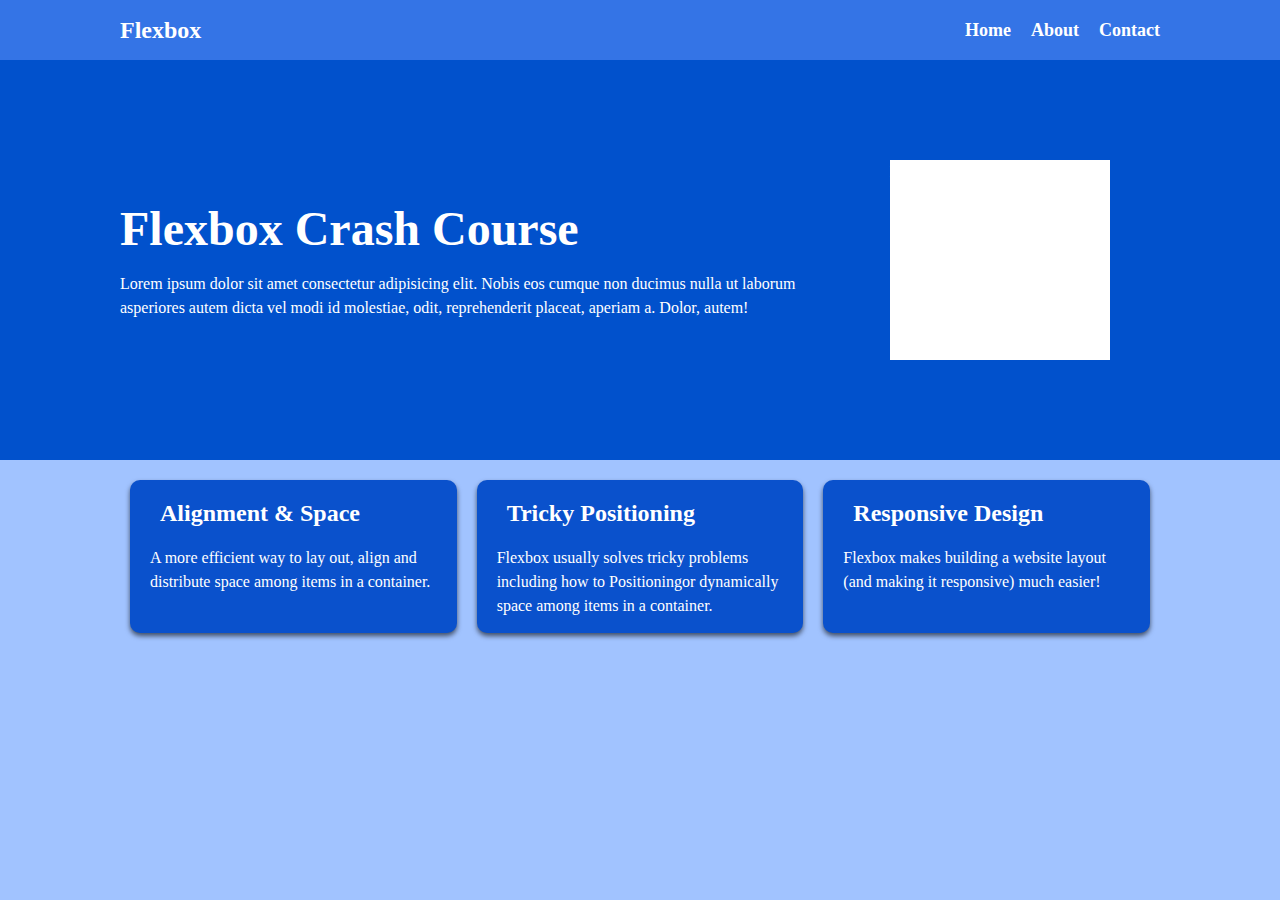
<file: Flexbox_CC/index.html>
<!DOCTYPE html>
<html lang="en">
<head>
    <meta charset="UTF-8">
    <meta name="viewport" content="width=device-width, initial-scale=1.0">

    <link rel="stylesheet" href="style.css">
    <title>Flexbox Crash Course</title>
</head>
<body>
    <nav class="navBar">
        <div class="container">
            <div class="logo">Flexbox</div>
            <ul class="navList">
                <li>
                    <a href="#">Home</a>
                </li>
                <li>
                    <a href="#">About</a>
                </li>
                <li>
                    <a href="#">Contact</a>
                </li>
            </ul>
        </div>
    </nav>
    <header class="header">
        <div class="container">
            <div>
                <h1>Flexbox Crash Course</h1>
                <p>
                    Lorem ipsum dolor sit amet consectetur adipisicing elit.
                     Nobis eos cumque non ducimus nulla ut laborum asperiores 
                     autem dicta vel modi id molestiae, odit, reprehenderit placeat, 
                     aperiam a. Dolor, autem!
                </p>
            </div>
            <div class="image">Box</div>
        </div>
    </header>
    <section class="boxes">
        <div class="container">
            <div class="box">
                <h2><i class="fas fa-arrows-alt-v"></i>
                Alignment & Space</h2>
                <p>
                    A more efficient way to lay out, align and distribute space among
                    items in a container.
                </p>
            </div>
            <div class="box">
                <h2><i class="fas fa-arrows-alt-v"></i>
                Tricky Positioning</h2>
                <p>
                    Flexbox usually solves tricky problems including how to Positioningor dynamically
                    space among items in a container.
                </p>
            </div>
            <div class="box">
                <h2><i class="fas fa-arrows-alt-v"></i>
                Responsive Design</h2>
                <p>
                    Flexbox makes building a website layout (and making it responsive) much easier!
                </p>
            </div>
        </div>
    </section>
</body>
</html>
</file>
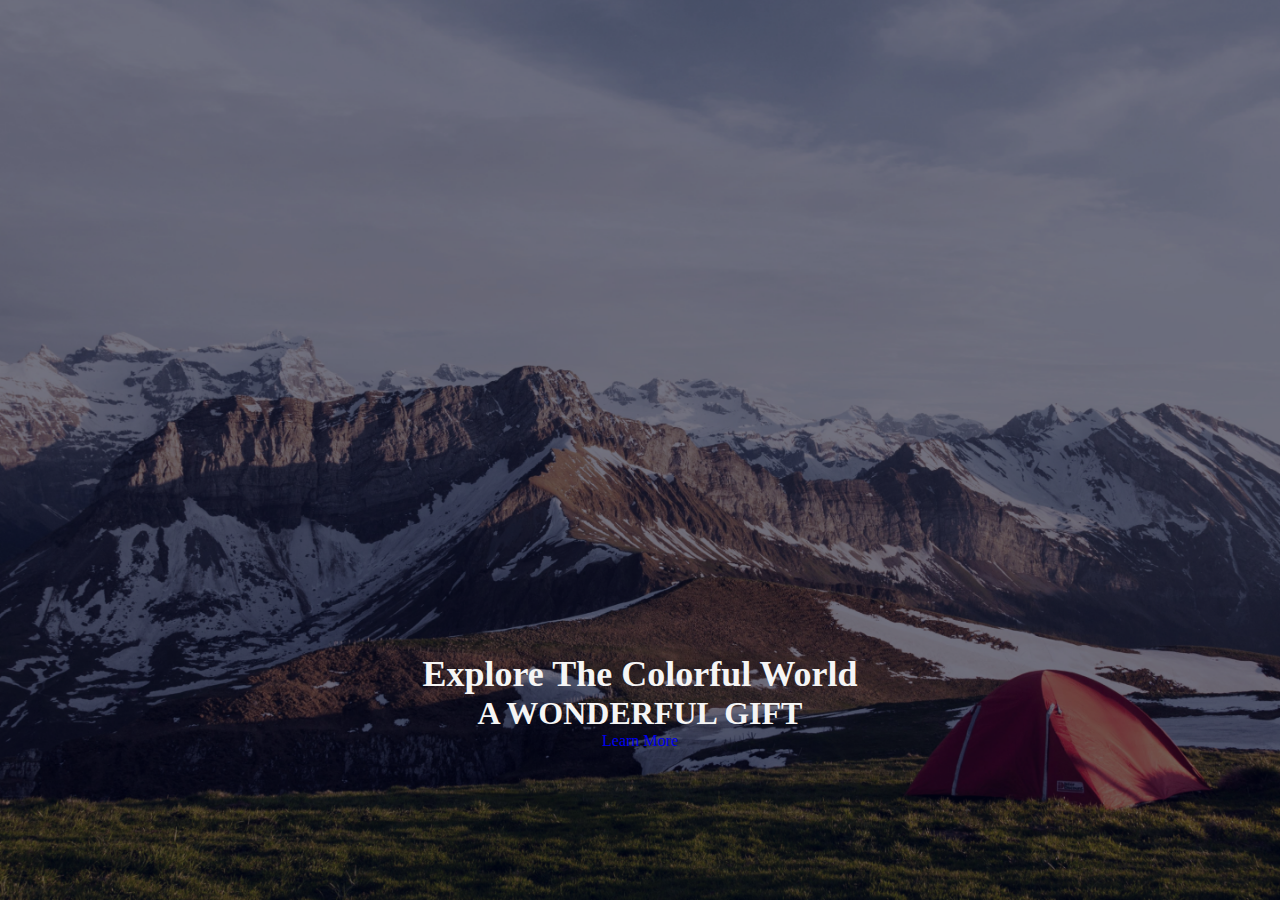
<file: website1/index.html>
<!DOCTYPE html>
<html lang="en">
<head>
    <meta charset="UTF-8">
    <meta http-equiv="X-UA-Compatible" content="IE=edge">
    <meta name="viewport" content="width=device-width, initial-scale=1.0">
    <link rel="stylesheet" href="style.css">
    <title>ADVENTURE</title>
</head>
<body>
    <header>
        <div class="header-content">
            <h2>Explore The Colorful World</h2>
            <div class="line"></div>
            <h1>A WONDERFUL GIFT</h1>
            <a href="#" class="ctn">Learn More</a>
        </div>
    </header>
</body>
</html>
</file>
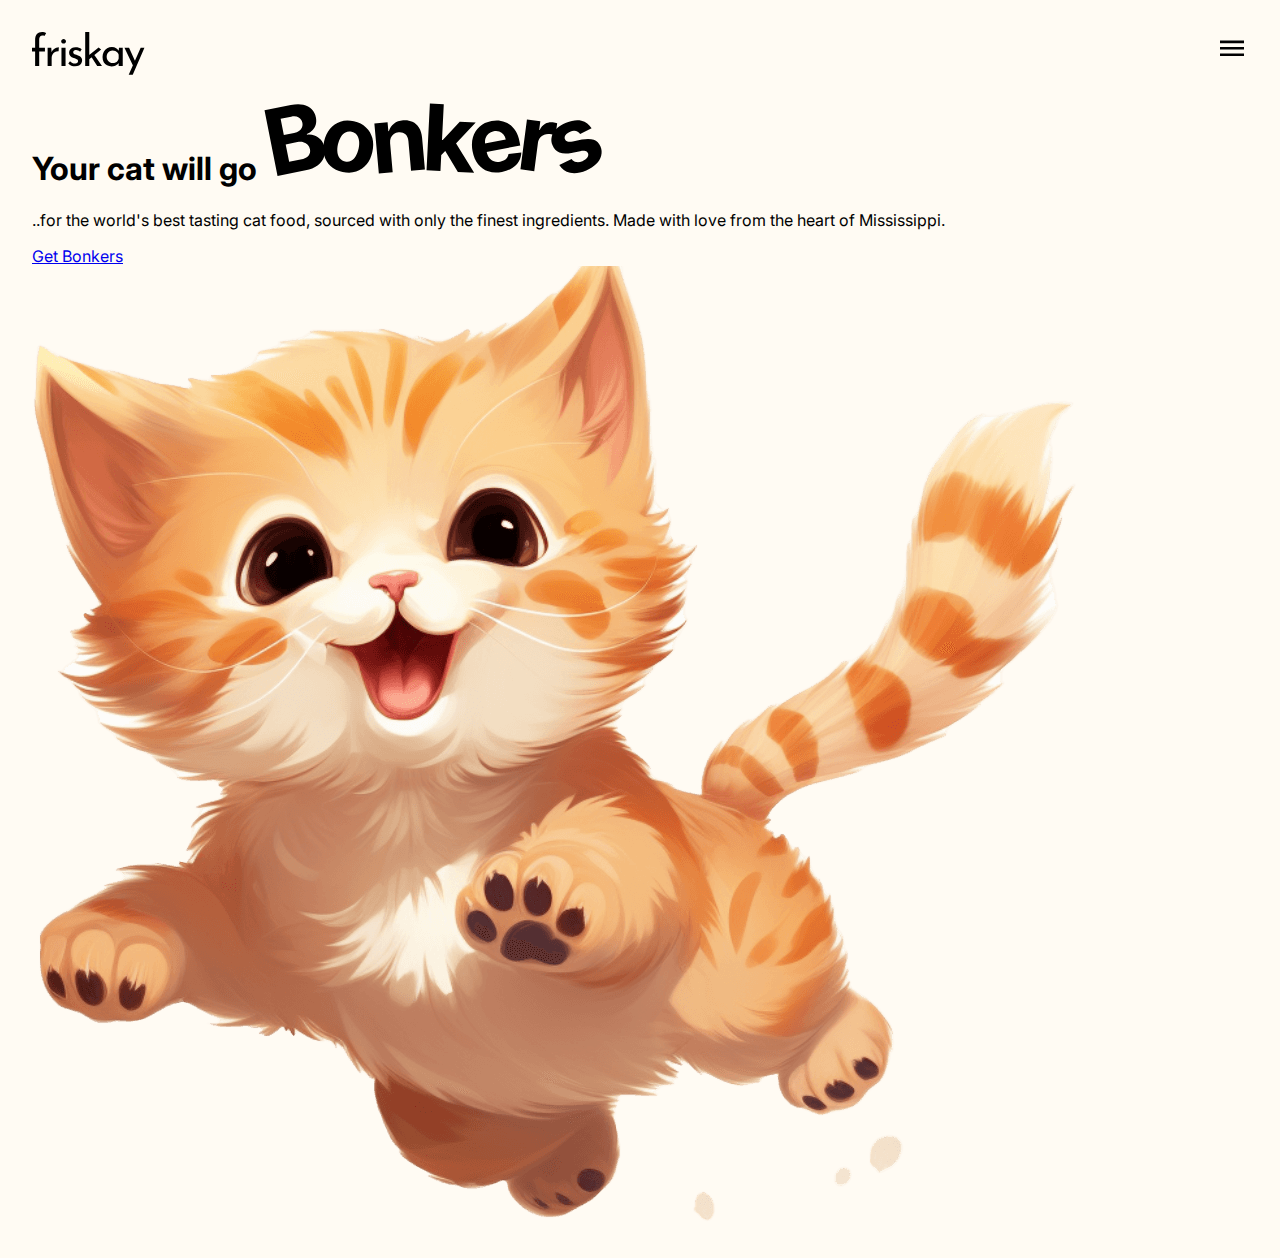
<file: website2/catWebsite/index.html>
<!DOCTYPE html>
<html lang="en">

<head>
    <meta charset="UTF-8">
    <meta name="viewport" content="width=device-width, initial-scale=1.0">
    <link rel="preconnect" href="https://fonts.googleapis.com">
    <link rel="preconnect" href="https://fonts.gstatic.com" crossorigin>
    <link href="https://fonts.googleapis.com/css2?family=Inter:ital,opsz,wght@0,14..32,100..900;1,14..32,100..900&display=swap" rel="stylesheet">
    <link rel="stylesheet" href="style.css">
    <title>Kitty Food</title>
</head>

<body>

    <div class="wrap">
        <header>
            <div class="header-left">
                <a href="index.html">
                    <img src="logo.svg" alt="Friskay Logo">
                </a>

                <div class="divider hide-mobile"></div>
                <a href="#" class="home hide-mobile">Home</a>
                </div>
                <nav>
                    <a href="#" class="menu-open hide-desktop">
                        <img src="menu.svg" alt="Open Menu">
                    </a>
                    <ul>
                        <li>
                            <a href="#" class="menu-close">
                                <img src="close.svg" alt="Close menu">
                            </a>
                        </li>
                        <li><a href="#">Our Food</a></li>
                        <li><a href="#">Ingredients</a></li>
                        <li><a href="#">Studies</a></li>
                        <li><a href="#">FAQ</a></li>
                    </ul>
                </nav>
        </header>
        <main>
            <h1>Your cat will go <img src="bonkers.svg" alt="Text that says bonkers"></h1>
            <p class="subhead">..for the world's best tasting cat food, sourced
                with only the finest ingredients. Made with love from the
                heart of Mississippi.
            </p>
            <a href="#" class="primary-cta">Get Bonkers</a>
        </main>

        <div class="cat-container">
            <div class="cat">
                <img src="cat.png" alt="Cat illustration">
                <div class="inner-circle"></div>
                <div class="outer-circle"></div>
            </div>
        </div>
    </div>

    <script>
        const menu = document.querySelector('nav ul');
        const menuBtn = document.querySelector('.menu-open');
        const closeBtn = document.querySelector('.menu-close');

        menuBtn.addEventListener('click', () => {
            menu.classList.add('open')
        })

    </script>
</body>

</html>
</file>
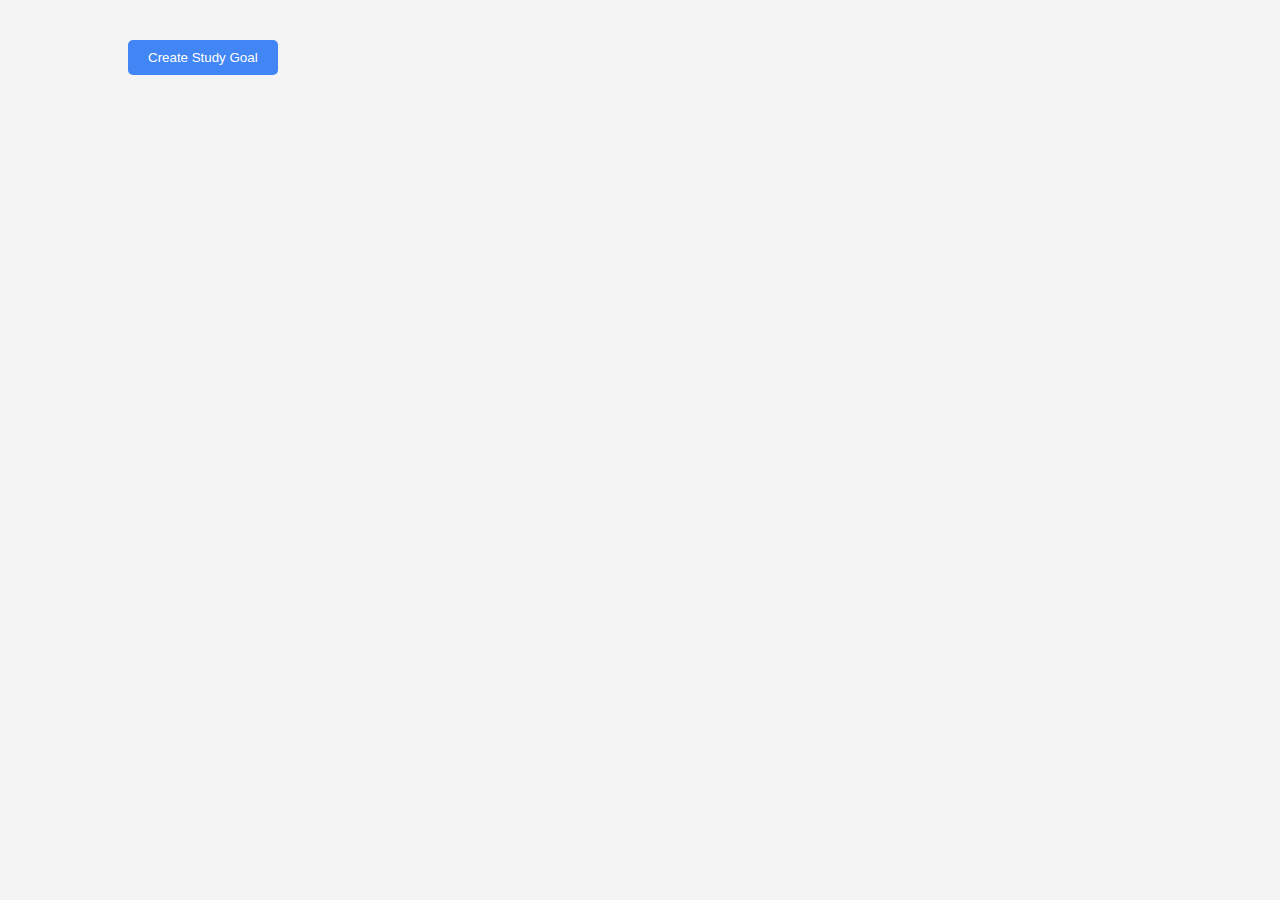
<file: Study_Goals/study_goals.html>
<!DOCTYPE html>
<html lang="en">
<head>
    <meta charset="UTF-8">
    <meta name="viewport" content="width=device-width, initial-scale=1.0">
    <link rel="stylesheet" href="styles.css">
    <title>Study Goals</title>
</head>
<body>
    <div class="container">
        <button id="createGoalBtn">Create Study Goal</button>

        <div class="goals-container" id="goalsContainer">
            <!-- Study goal cards will be added here dynamically -->
        </div>
    </div>

    <!-- Modal structure -->
    <div class="modal" id="goalModal">
        <!-- Grey background (animated) -->
        <div class="modal-background" id="modalBackground">
            <!-- More Details Section -->
            <div class="more-details">
                <h3>More Details</h3>
                <div class="details-box">
                    <strong>Missing a Day</strong>
                    <p>Option 1: Forgot to Log Progress<br>This option is for users who kept up with their study goal, just forgot to log their progress.</p>
                    <p>Option 2: Keep End Date, but Recalculate Pages/Day<br>This option is for users who want to keep their preset end date but increase their pages/day to still achieve their goal on time.</p>
                    <p>Option 3: Create New End Date while Keeping Pages/Day<br>This option is for users who want to move the end date forward to fit the preselected pages/day number.</p>
                </div>
            </div>

            <!-- Preview Section -->
            <div class="preview">
                <h3>Preview</h3>
                <div class="preview-card">
                    <p><strong>Goal Title:</strong> <span id="previewGoalTitle"></span></p>
                    <p><strong>Start Date:</strong> <span id="previewStartDate"></span></p>
                    <p><strong>End Date:</strong> <span id="previewEndDate"></span></p>
                </div>
            </div>
        </div>

        <!-- White form (static) -->
        <div class="modal-content" id="modalContent">
            <span class="close" id="closeModalBtn">&times;</span>
            <h2>Create a Study Goal</h2>

            <div class="form-container">
                <form id="goalForm">
                    <div class="goal-type">
                        <label>
                            <input type="radio" name="goalType" value="reading" checked> Reading
                        </label>
                        <label>
                            <input type="radio" name="goalType" value="practice"> Practice
                        </label>
                    </div>

                    <div class="form-row">
                        <label for="goalTitle">Goal Title</label>
                        <input type="text" id="goalTitle" placeholder="Enter your goal title..." required>
                    </div>

                    <div class="form-row">
                        <label for="bookTitle">Book Title</label>
                        <input type="text" id="bookTitle" placeholder="Enter your book's title..." required>
                    </div>

                    <div class="form-row">
                        <label for="pageCount">Book's Page Count</label>
                        <input type="number" id="pageCount" placeholder="Total Pages" required>
                    </div>

                    <div class="form-row">
                        <label for="readAtLeast">Read At Least</label>
                        <div class="read-dropdowns">
                            <select id="readAtLeastNumber">
                                <option value="5">5</option>
                                <option value="10">10</option>
                                <option value="20">20</option>
                            </select>
                            <select id="readAtLeastType">
                                <option value="pages">Page(s)</option>
                                <option value="chapters">Chapter(s)</option>
                                <option value="books">Book(s)</option>
                            </select>
                            <select id="readAtLeastFrequency">
                                <option value="daily">Daily</option>
                                <option value="weekly">Weekly</option>
                                <option value="monthly">Monthly</option>
                                <option value="yearly">Yearly</option>
                            </select>
                        </div>
                    </div>

                    <div class="form-row">
                        <label for="startDate">Start Date</label>
                        <input type="date" id="startDate" required>
                    </div>

                    <div class="form-row">
                        <label for="endDate">End Date</label>
                        <input type="date" id="endDate" required>
                    </div>

                    <div class="form-row">
                        <label for="missDay">What to do if you miss a day?</label>
                        <select id="missDay">
                            <option value="1">Option 1: Forgot to Log Progress</option>
                            <option value="2">Option 2: Recalculate Pages/Day</option>
                            <option value="3">Option 3: Create New End Date</option>
                        </select>
                    </div>

                    <!-- Set Goal Button inside its own container -->
                    <div class="button-container">
                        <button type="submit">Set Goal</button>
                    </div>
                </form>
            </div>
        </div>
    </div>

    <script src="script.js"></script>
</body>
</html>
</file>
<file: Flexbox_CC/style.css>
* {
    box-sizing: border-box;
    margin: 0;
    padding: 0;
}

body {
    font-size: 16px;
    line-height: 1.5;
    color: #333;
    background: #a1c3ff;
}

h1, h2 {
    margin-bottom: 15px;
}

ul {
    list-style-type: none;
}

.container {
    max-width: 1100px;
    margin: 0 auto;
    padding: 0 30px;
}

.navBar {
    background: #3474e6;
    color: white;
    height: 60px;
}

.navBar .logo {
    font-size: x-large;
    font-weight: bold;
}

.navBar a {
    color: white;
    text-decoration: none;
    font-size: 18px;
    font-weight: bold;
}

.navBar a:hover {
    color: lightblue;
}

.navBar .container {
    display: flex;
    justify-content: space-between;
    align-items: center;
    height: 100%;
}

.navBar ul {
    display: flex;
}

.navBar ul li {
    margin-left: 20px;
}

.header {
    background-color: #0151cc;
    color: white;
    min-height: 400px;
}

.header h1 {
    font-size: 3rem;
    font-weight: bold;
    line-height: 1.2;
}

.header .container {
    display: flex;
    align-items: center;
    justify-content: space-between;
}

.header .container .image {
    width: 400px;
    height: 200px;
    background-color: white;
    margin: 100px 50px;
}

.boxes .container {
    display: flex;
    justify-content: space-between;
}

.box {
    flex: 1;
    background: #0a51cc;
    color: white;
    border-radius: 10px;
    margin: 20px 10px;
    box-shadow: 0 3px 5px rgba(0, 0, 0, 0.6);
    padding: 15px 20px;
}

.box i {
    margin-right: 10px;
}

@media(max-width: 768px) {
    .header .container {
        flex-direction: column;
        padding-top: 20px;
        text-align: center;
    }

    .boxes .container {
        display: block;
        text-align: center;
    }
}
</file>
<file: website1/style.css>
/*Google Fonts*/
@import url('https://fonts.googleapis.com/css2?family=Poppins');

/*Global*/
* {
    margin: 0;
    padding: 0;
    box-sizing: border-box;
}

header {
    width: 100vw;
    height: 100vh;
    background-image: url('./img/header-bg.png');
    background-position: bottom;
    background-size: cover;
    display: flex;
    align-items: flex-end;
    justify-content: center;
}

a {
    text-decoration: none;
}

.header-content {
    margin-bottom: 150px;
    color: whitesmoke;
    text-align: center;
}

.header-content h2 {
    font-size: 4vmin;
}
</file>
<file: website2/catWebsite/style.css>
.hide-mobile {
    display: none;
}

body {
    background-color: #FFFBF3;
    margin: 0;
    font-family: 'Inter';
}

.wrap {
    margin: 2em;
}

header {
    display: flex;
    justify-content: space-between;
}

nav ul {
    background: white;
    position: fixed;
    z-index: 999;
    top: 0;
    right: 0;
    height: 100vh;
    margin: 0;
    list-style: none;
    width: 40%;
    text-align: right;
    padding: 2em;
    transform: translateX(100%);
    transition: transform 0.5s ease-in-out;

    li {
        margin: 2em 0;

        &:nth-of-type(1) {
            margin-bottom: 4em;
        }

        a {
           color: black;
           text-decoration: none;
           font-weight: bold;
           font-size: 1.5rem;

           &:hover {
            text-decoration: underline;
           }
        }

    }
}

.open {
    transform: translateX(0%);
}
</file>
<file: Study_Goals/styles.css>
body { 
    font-family: Arial, sans-serif;
    background-color: #f4f4f4;
    margin: 0;
    padding: 0;
}

.container {
    width: 80%;
    margin: 0 auto;
    padding: 20px;
}

button {
    padding: 10px 20px;
    margin: 20px 0;
    background-color: #4285F4;
    color: white;
    border: none;
    cursor: pointer;
    border-radius: 5px;
}

.goals-container {
    display: flex;
    flex-wrap: wrap;
    gap: 20px;
}

.modal {
    display: none;
    position: fixed;
    z-index: 1;
    left: 0;
    top: 0;
    width: 100%;
    height: 100%;
    background-color: rgba(0, 0, 0, 0.5);
}

.modal-background {
    position: absolute;
    background-color: #e0e0e0;
    top: 50%;
    left: 50%;
    transform: translate(-50%, -50%) scaleX(0);
    width: 60%;
    height: 50%;
    display: flex;
    justify-content: space-between;
    align-items: center;
    border-radius: 10px;
    z-index: 1;
    overflow: visible;
    animation: growBackground 0.3s forwards ease-out;
}

.modal-content {
    position: relative;
    background-color: white;
    border-radius: 10px;
    width: 25%; /* Adjusted width to fit between other sections */
    height: 55%; /* Set height to auto to accommodate content */
    max-height: 90%; /* Limit max height */
    padding: 20px; /* Adjusted padding */
    top: 50%;
    left: 50%;
    transform: translate(-50%, -50%);
    z-index: 2;
    box-shadow: 0 2px 10px rgba(0, 0, 0, 0.2);
    display: flex;
    flex-direction: column;
    justify-content: flex-start; /* Change to flex-start to fill upward */
    gap: 10px; /* Adjusted gap */
    overflow-y: auto; /* Allow vertical scrolling if content overflows */
}

.modal-content h2 {
    text-align: center;
    margin-top: 0;
}

.close {
    color: #aaa;
    float: right; /* Changed to float right for top right placement */
    font-size: 24px;
    font-weight: bold;
}

.close:hover,
.close:focus {
    color: black;
    text-decoration: none;
    cursor: pointer;
}

form {
    flex-grow: 1;
    display: flex;
    flex-direction: column;
    justify-content: space-between;
}

.form-row {
    margin-bottom: 15px;
    display: flex;
    align-items: center;
}

.form-row label {
    margin-right: 10px; /* Adjusting space between label and input field */
}

input[type="text"], input[type="number"], input[type="date"], select {
    padding: 10px;
    font-size: 1rem;
    border: 1px solid #ccc;
    border-radius: 5px;
    flex-grow: 1; /* Allow input to grow and fill space */
}

.read-dropdowns {
    display: flex;
    justify-content: space-between;
    gap: 10px;
    width: 70%; /* Adjust width to fit within the container */
}

.read-dropdowns select {
    width: 33%; /* Ensure each dropdown has equal width */
}

button[type="submit"] {
    margin-top: auto;
    align-self: center;
    width: 100%;
    padding: 12px;
    background-color: #4285F4;
    color: white;
    border: none;
    cursor: pointer;
    border-radius: 5px;
    font-size: 1rem;
}

/* More Details Section */
.more-details {
    width: 25%;
    padding: 20px;
    background-color: #e0e0e0;
    border-radius: 15px;
    display: flex;
    flex-direction: column;
    gap: 15px;
    margin-top: 20px;
    z-index: 1;
}

.more-details h3 {
    font-size: 1.5rem;
    margin: 0;
    text-align: center;
    color: #333;
    font-weight: bold;
}

.more-details p {
    margin: 5px 0;
    line-height: 1.5;
    text-align: left; /* Ensure text is left-aligned */
    color: #333;
}

.preview {
    width: 25%;
    padding: 20px; /* Increased padding for better alignment */
    z-index: 2;
    background-color: #e0e0e0; /* Match background color */
    border-radius: 10px; /* Rounded corners for uniformity */
    margin-top: 20px; /* Align with more-details section */
}

.preview h3 {
    font-size: 1.5rem; /* Match the More Details heading */
    margin: 0;
    text-align: center; /* Centered heading */
    color: #333; /* Ensure visibility */
    font-weight: bold;
}

.preview-card {
    /* Styles for the preview card */
    margin-top: 10px; /* Space between the heading and the card */
    background-color: #f4f4f4; /* Background color for preview card */
    padding: 10px; /* Padding inside preview card */
    border-radius: 5px; /* Rounded corners */
}

.preview-card p {
    margin: 5px 0; /* Margin for paragraphs within the preview card */
}

@keyframes growBackground {
    100% {
        transform: translate(-50%, -50%) scaleX(1);
    }
}

@keyframes shrinkBackground {
    0% {
        transform: translate(-50%, -50%) scaleX(1);
    }
    100% {
        transform: translate(-50%, -50%) scaleX(0);
    }
}
</file>
